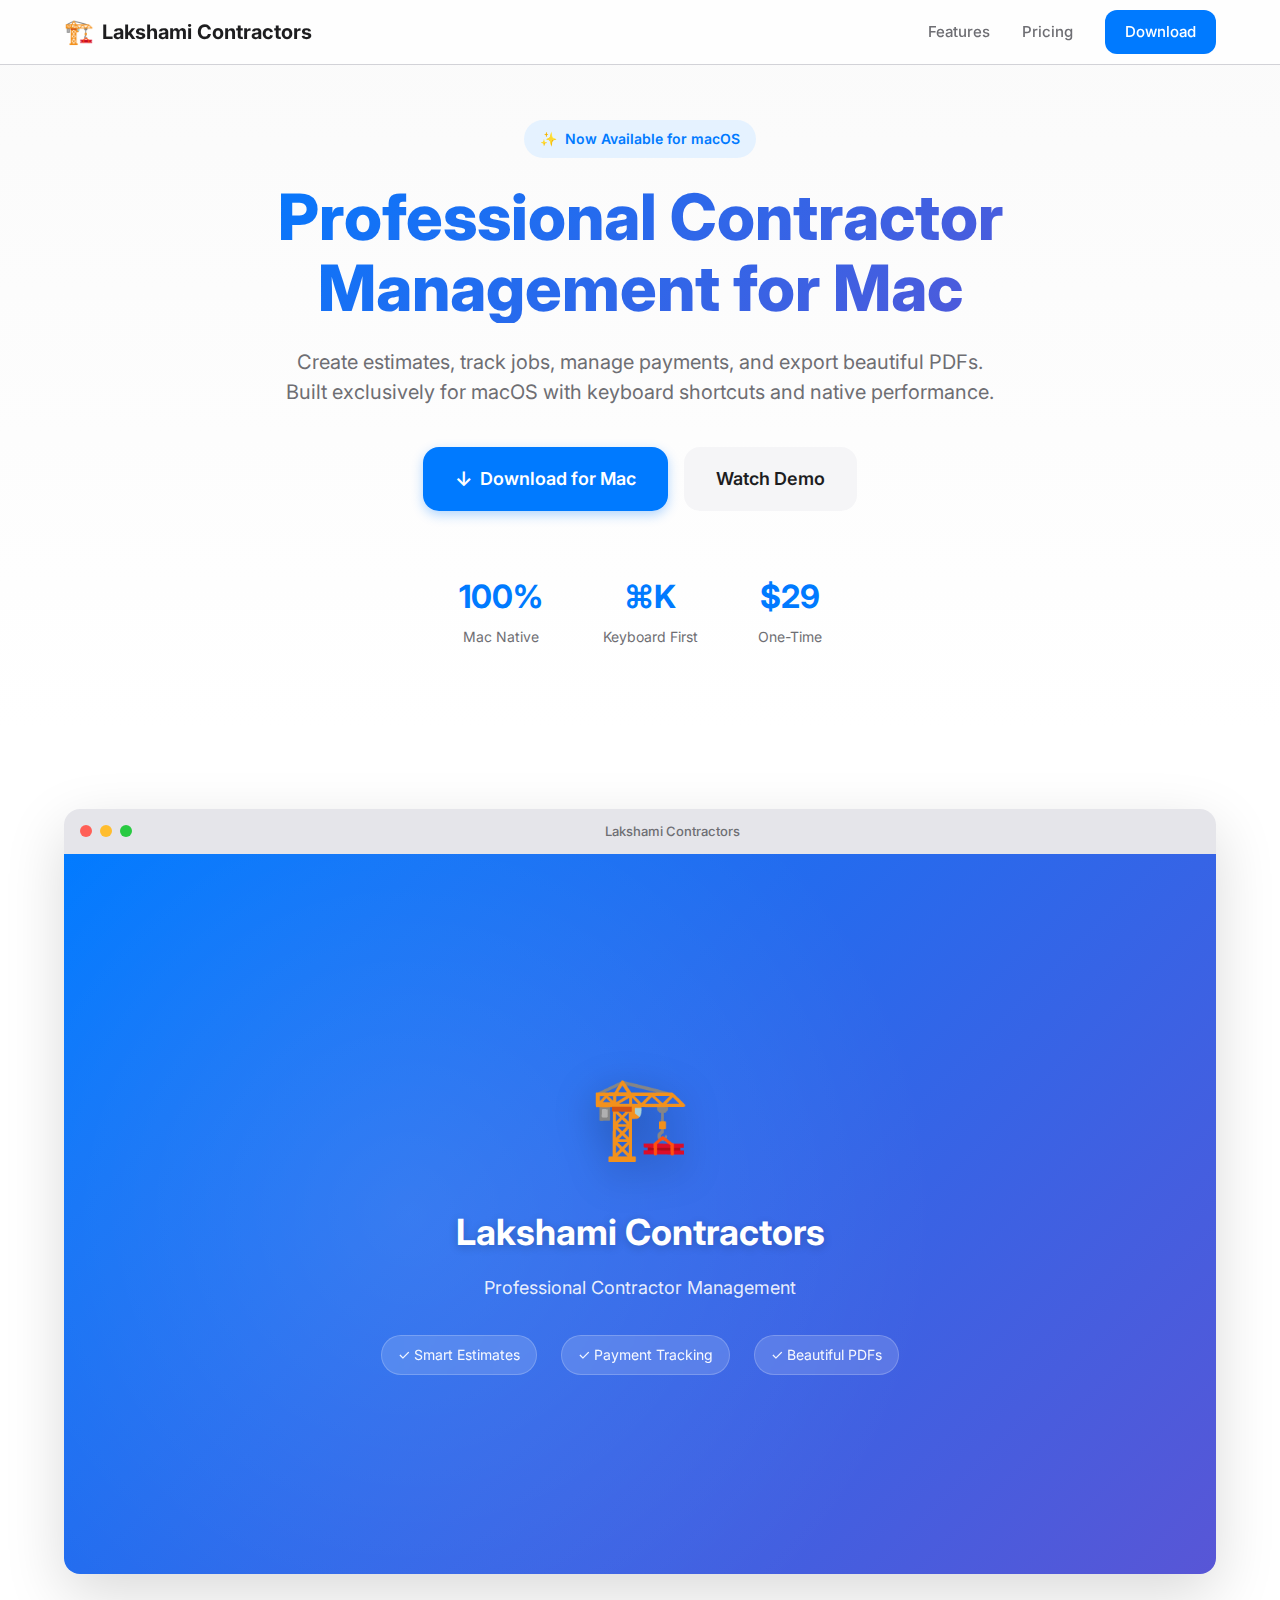
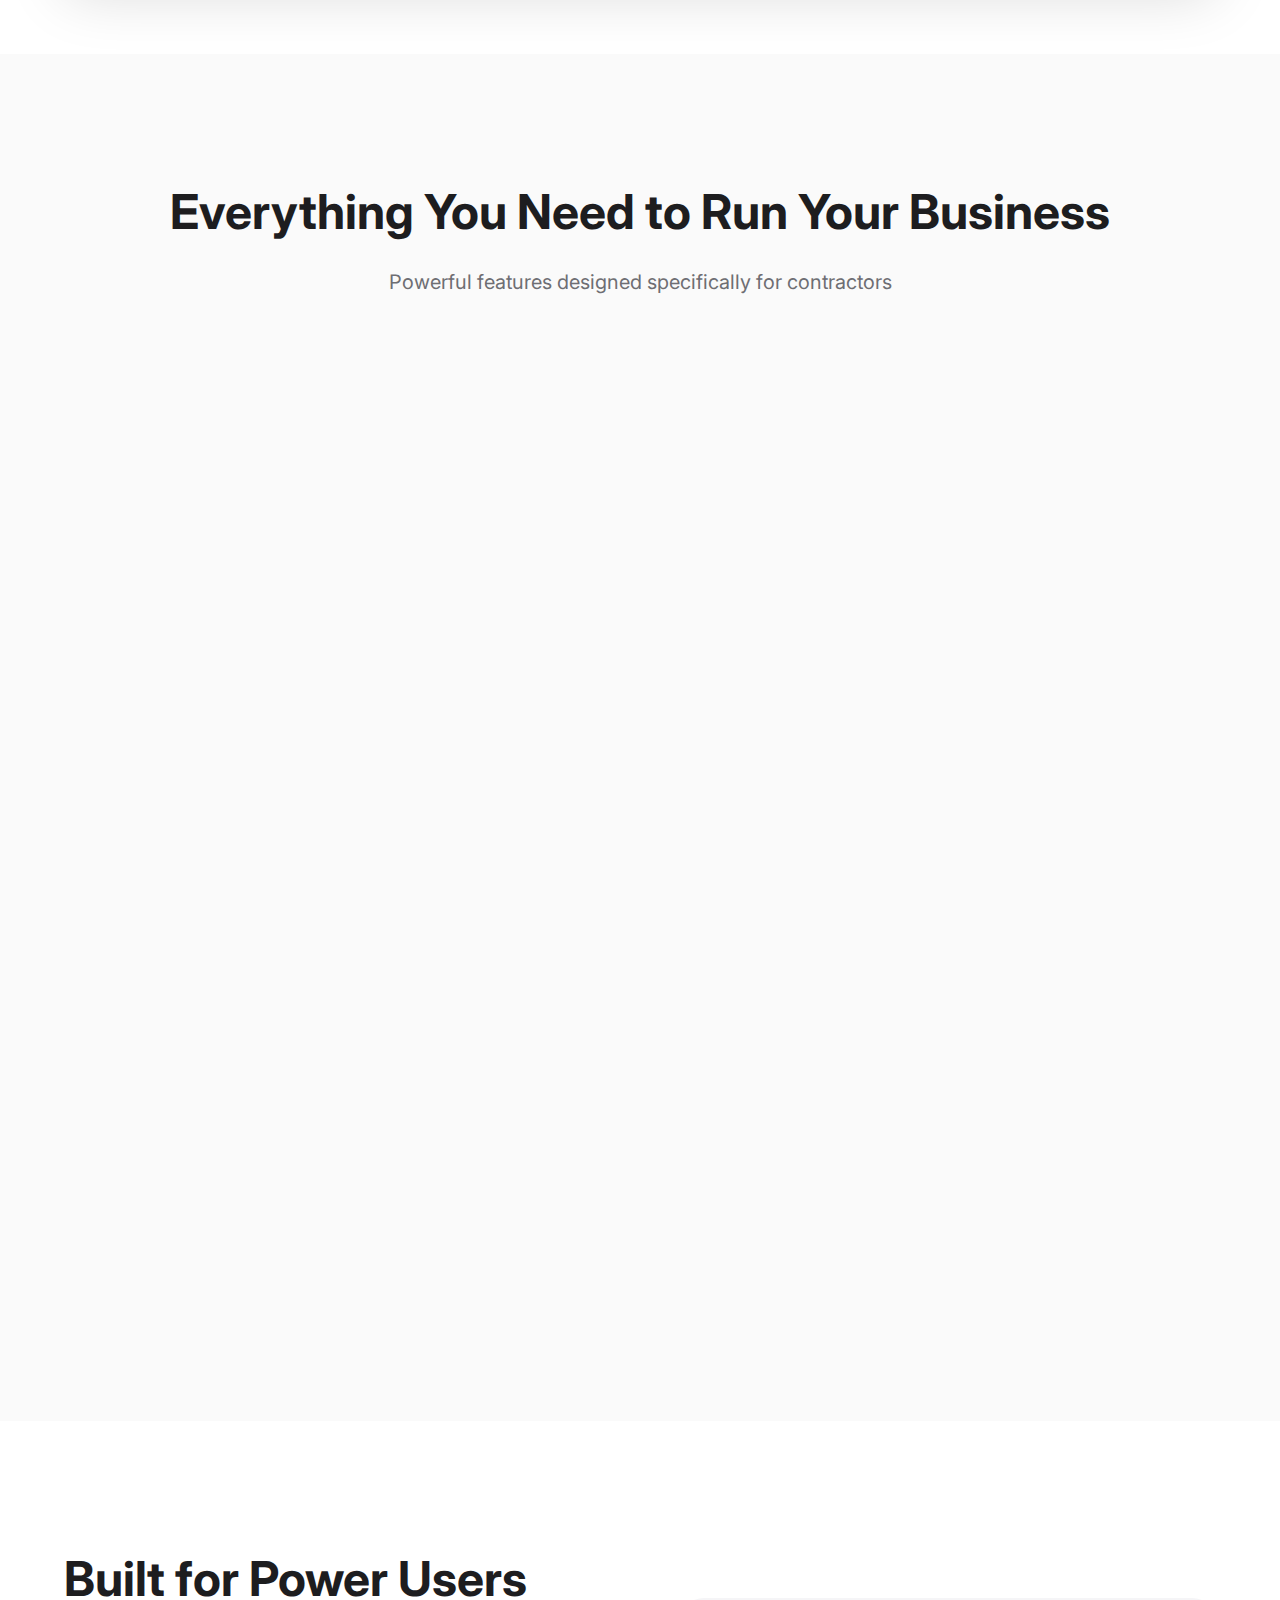
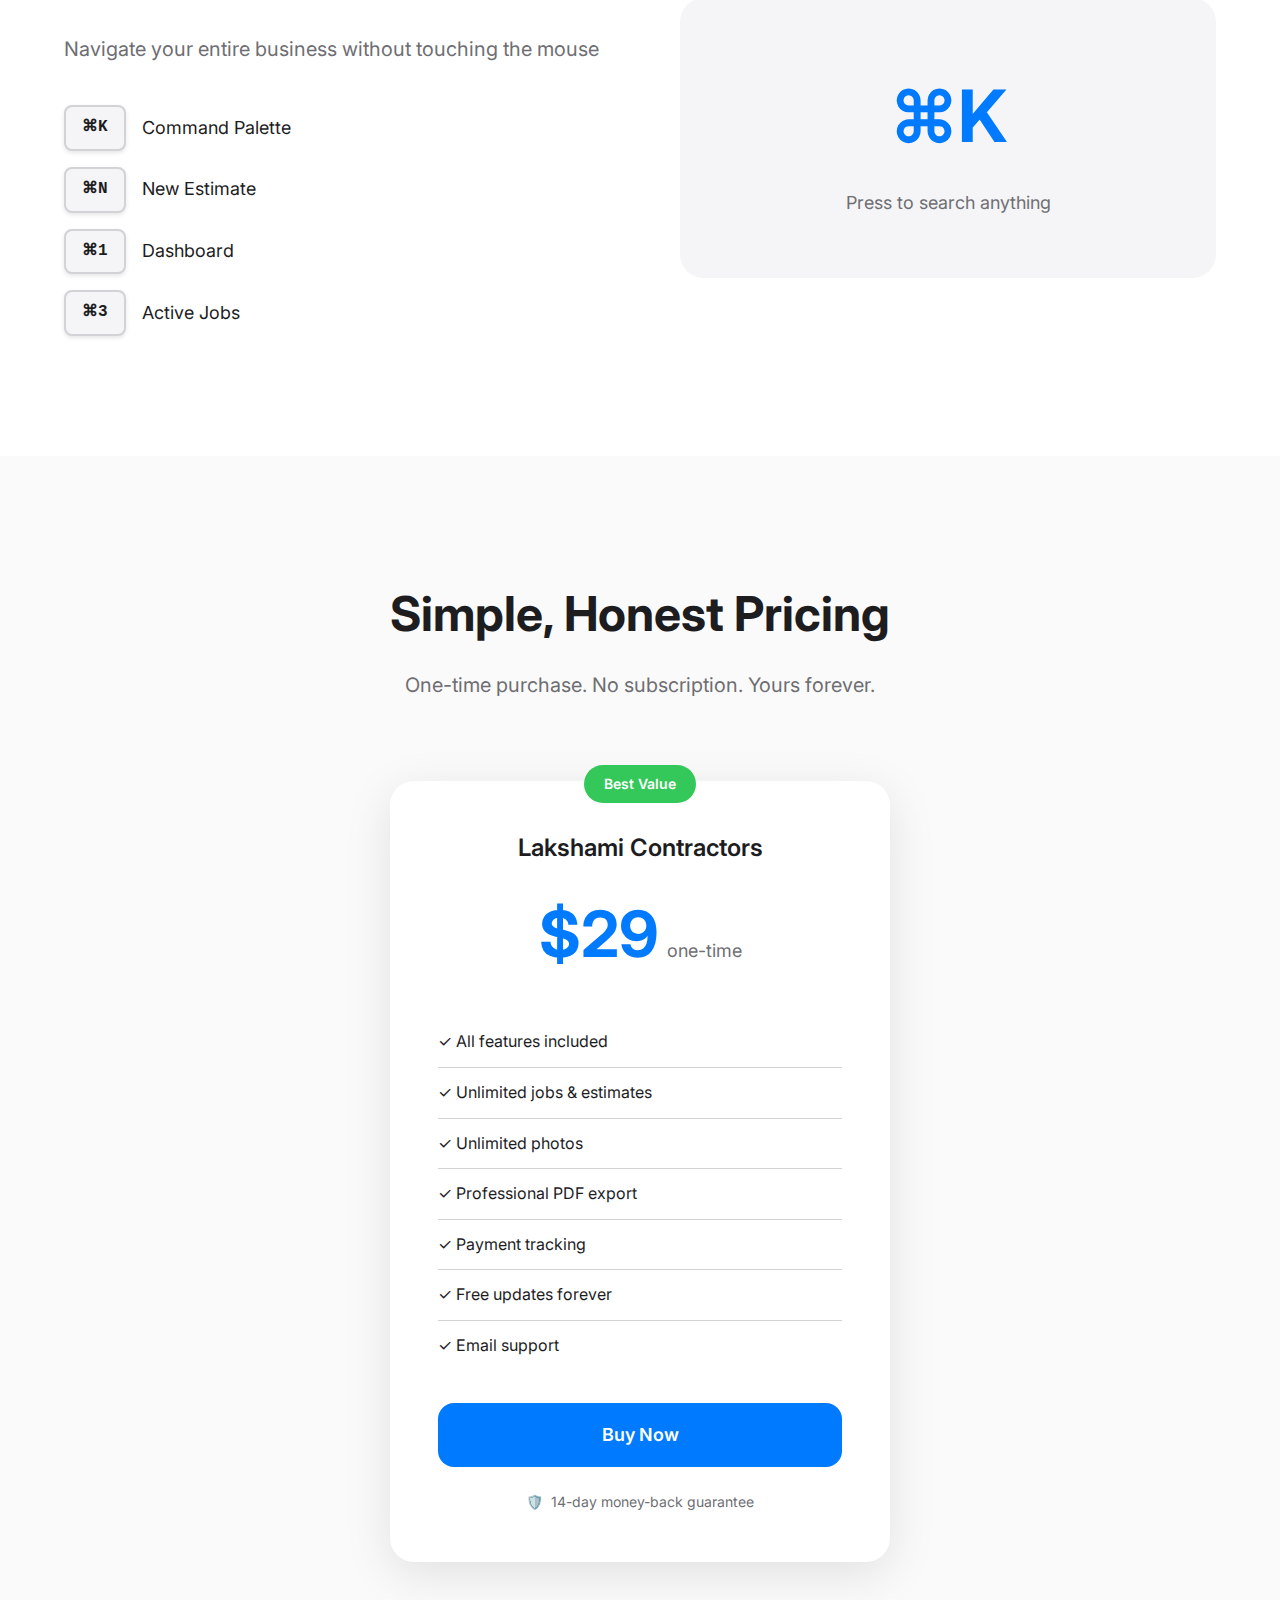
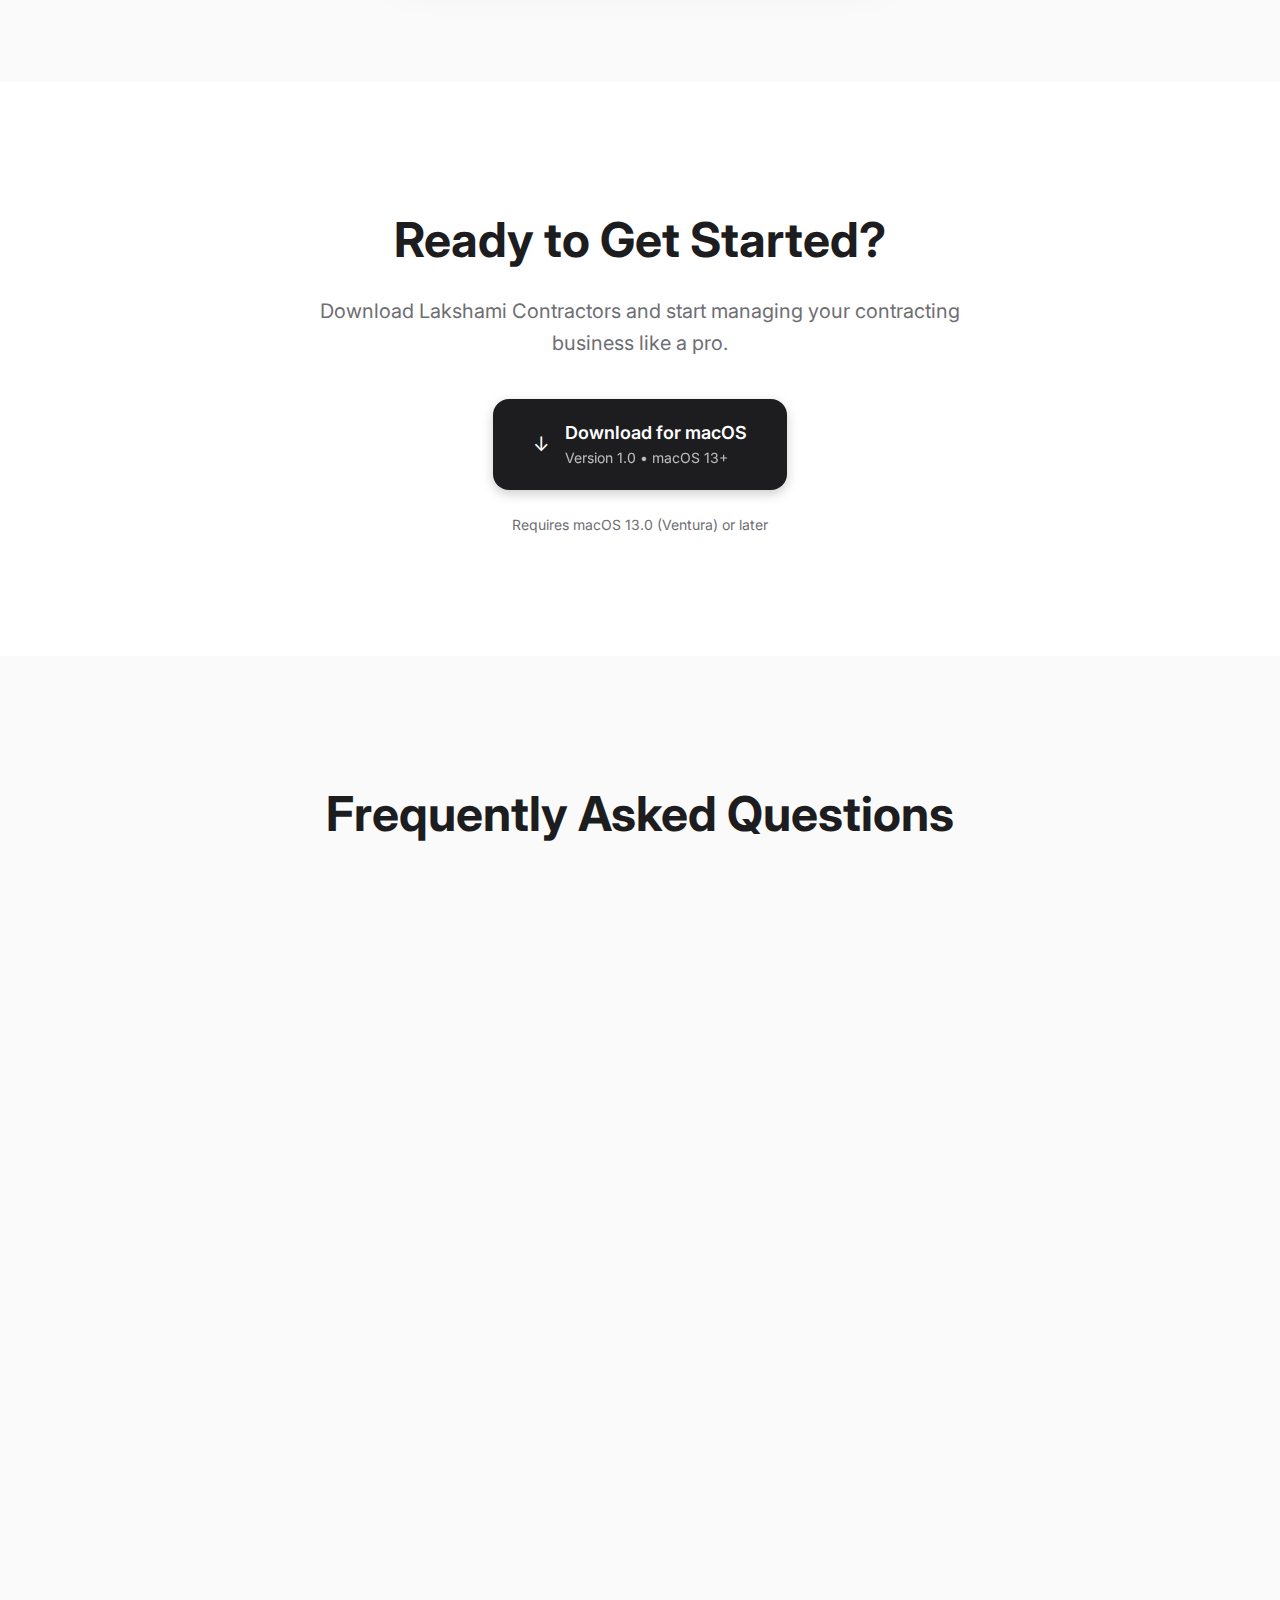
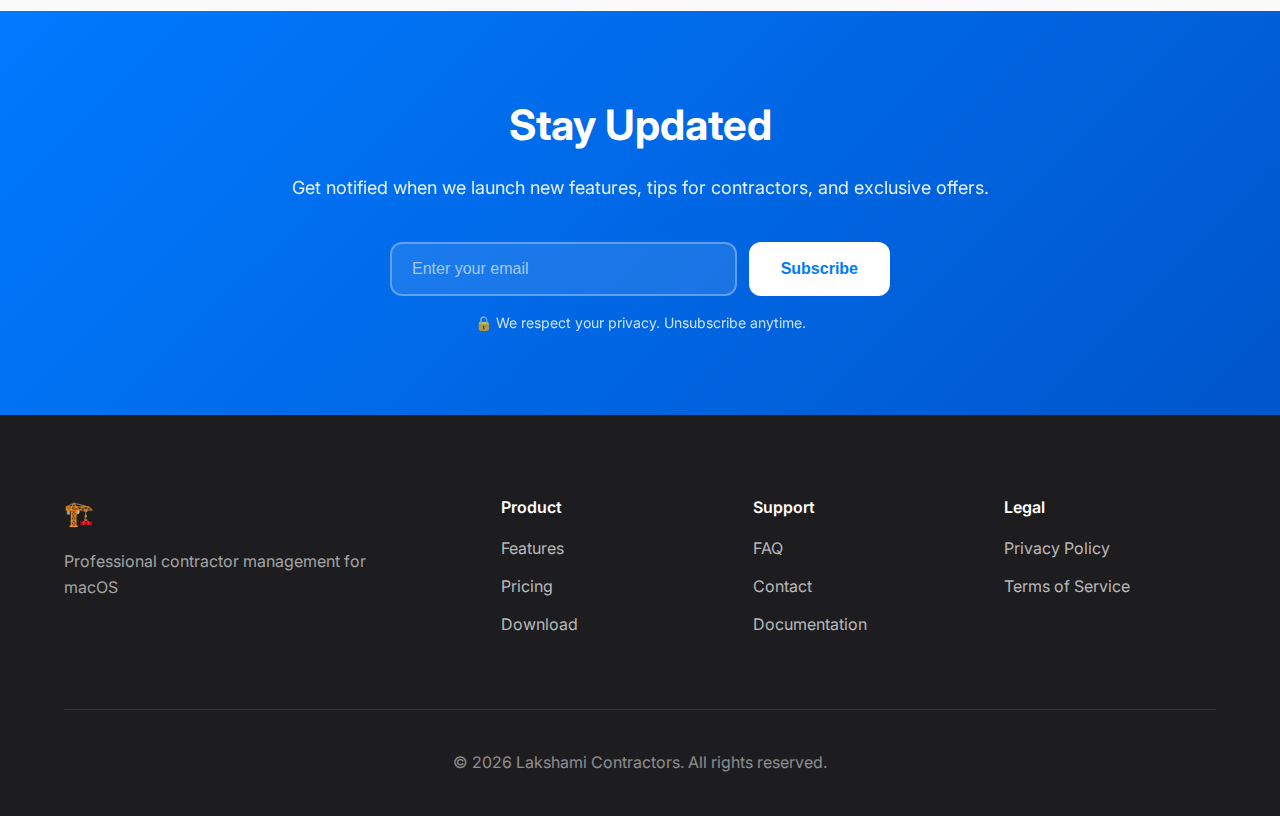
<file: docs/index.html>
<!DOCTYPE html>
<html lang="en">
<head>
    <meta charset="UTF-8">
    <meta name="viewport" content="width=device-width, initial-scale=1.0">
    <title>Lakshami Contractors - Professional Contractor Management for macOS</title>
    <meta name="description" content="Manage your contracting business like a pro. Create estimates, track jobs, manage payments, and export professional PDFs - all with a beautiful Mac-native experience.">

    <!-- Favicons -->
    <link rel="icon" type="image/png" sizes="32x32" href="favicon-32x32.png">
    <link rel="apple-touch-icon" sizes="180x180" href="apple-touch-icon-180.png">

    <!-- Open Graph / Social Media -->
    <meta property="og:type" content="website">
    <meta property="og:url" content="https://jvora89-cloud.github.io/macappyessir/">
    <meta property="og:title" content="Lakshami Contractors - Professional Contractor Management for macOS">
    <meta property="og:description" content="Manage your contracting business like a pro. Create estimates, track jobs, manage payments, and export professional PDFs.">
    <meta property="og:image" content="https://jvora89-cloud.github.io/macappyessir/apple-touch-icon.png">

    <!-- Twitter -->
    <meta property="twitter:card" content="summary_large_image">
    <meta property="twitter:url" content="https://jvora89-cloud.github.io/macappyessir/">
    <meta property="twitter:title" content="Lakshami Contractors - Professional Contractor Management">
    <meta property="twitter:description" content="Manage your contracting business like a pro with this beautiful Mac-native app.">
    <meta property="twitter:image" content="https://jvora89-cloud.github.io/macappyessir/apple-touch-icon.png">

    <!-- Google Analytics (replace G-XXXXXXXXXX with your tracking ID) -->
    <script async src="https://www.googletagmanager.com/gtag/js?id=G-XXXXXXXXXX"></script>
    <script>
        window.dataLayer = window.dataLayer || [];
        function gtag(){dataLayer.push(arguments);}
        gtag('js', new Date());
        gtag('config', 'G-XXXXXXXXXX');
    </script>

    <link rel="stylesheet" href="styles.css">
    <link rel="preconnect" href="https://fonts.googleapis.com">
    <link rel="preconnect" href="https://fonts.gstatic.com" crossorigin>
    <link href="https://fonts.googleapis.com/css2?family=Inter:wght@300;400;500;600;700;800&display=swap" rel="stylesheet">
</head>
<body>
    <!-- Navigation -->
    <nav class="nav">
        <div class="container">
            <div class="nav-content">
                <div class="logo">
                    <span class="logo-icon">🏗️</span>
                    <span class="logo-text">Lakshami Contractors</span>
                </div>
                <div class="nav-links">
                    <a href="#features">Features</a>
                    <a href="#pricing">Pricing</a>
                    <a href="#download" class="btn-primary">Download</a>
                </div>
            </div>
        </div>
    </nav>

    <!-- Hero Section -->
    <section class="hero">
        <div class="container">
            <div class="hero-content">
                <div class="hero-badge">
                    <span class="badge-icon">✨</span>
                    <span>Now Available for macOS</span>
                </div>
                <h1 class="hero-title">
                    Professional Contractor<br>Management for Mac
                </h1>
                <p class="hero-subtitle">
                    Create estimates, track jobs, manage payments, and export beautiful PDFs.<br>
                    Built exclusively for macOS with keyboard shortcuts and native performance.
                </p>
                <div class="hero-cta">
                    <a href="#download" class="btn-hero">
                        <span class="btn-icon">↓</span>
                        Download for Mac
                    </a>
                    <a href="#demo" class="btn-secondary">
                        Watch Demo
                    </a>
                </div>
                <div class="hero-stats">
                    <div class="stat">
                        <div class="stat-number">100%</div>
                        <div class="stat-label">Mac Native</div>
                    </div>
                    <div class="stat">
                        <div class="stat-number">⌘K</div>
                        <div class="stat-label">Keyboard First</div>
                    </div>
                    <div class="stat">
                        <div class="stat-number">$29</div>
                        <div class="stat-label">One-Time</div>
                    </div>
                </div>
            </div>
        </div>
    </section>

    <!-- Screenshots Preview -->
    <section class="preview">
        <div class="container">
            <div class="preview-window">
                <div class="window-chrome">
                    <div class="window-buttons">
                        <span class="btn-close"></span>
                        <span class="btn-minimize"></span>
                        <span class="btn-maximize"></span>
                    </div>
                    <div class="window-title">Lakshami Contractors</div>
                </div>
                <div class="window-content">
                    <div class="placeholder-screenshot">
                        <div class="placeholder-icon">🏗️</div>
                        <div class="placeholder-text">Lakshami Contractors</div>
                        <div class="placeholder-subtext">Professional Contractor Management</div>
                        <div class="placeholder-features">
                            <span>✓ Smart Estimates</span>
                            <span>✓ Payment Tracking</span>
                            <span>✓ Beautiful PDFs</span>
                        </div>
                    </div>
                </div>
            </div>
        </div>
    </section>

    <!-- Features Section -->
    <section id="features" class="features">
        <div class="container">
            <div class="section-header">
                <h2 class="section-title">Everything You Need to Run Your Business</h2>
                <p class="section-subtitle">Powerful features designed specifically for contractors</p>
            </div>

            <div class="features-grid">
                <div class="feature-card">
                    <div class="feature-icon">📊</div>
                    <h3 class="feature-title">Beautiful Dashboard</h3>
                    <p class="feature-description">
                        See your revenue trends, active jobs, and key metrics at a glance with interactive charts and real-time analytics.
                    </p>
                </div>

                <div class="feature-card">
                    <div class="feature-icon">🧙</div>
                    <h3 class="feature-title">Smart Estimate Wizard</h3>
                    <p class="feature-description">
                        Create professional estimates in minutes with our 5-step wizard. Use AI camera, templates, or manual entry.
                    </p>
                </div>

                <div class="feature-card">
                    <div class="feature-icon">⚡</div>
                    <h3 class="feature-title">Command Palette</h3>
                    <p class="feature-description">
                        Press ⌘K to instantly search jobs, clients, or navigate anywhere. Work at the speed of thought.
                    </p>
                </div>

                <div class="feature-card">
                    <div class="feature-icon">💰</div>
                    <h3 class="feature-title">Payment Tracking</h3>
                    <p class="feature-description">
                        Set up payment schedules, track milestones, generate receipts, and see analytics on received payments.
                    </p>
                </div>

                <div class="feature-card">
                    <div class="feature-icon">📄</div>
                    <h3 class="feature-title">Professional PDFs</h3>
                    <p class="feature-description">
                        Export stunning estimates and invoices with 3 template styles and custom branding. Preview before export.
                    </p>
                </div>

                <div class="feature-card">
                    <div class="feature-icon">📸</div>
                    <h3 class="feature-title">Photo Documentation</h3>
                    <p class="feature-description">
                        Capture, review, edit, and annotate photos. Batch capture mode for rapid documentation of job sites.
                    </p>
                </div>

                <div class="feature-card">
                    <div class="feature-icon">🔍</div>
                    <h3 class="feature-title">Advanced Filtering</h3>
                    <p class="feature-description">
                        Filter jobs by type, cost, progress, or date. Save custom filter presets. Grid or list view.
                    </p>
                </div>

                <div class="feature-card">
                    <div class="feature-icon">⌨️</div>
                    <h3 class="feature-title">Keyboard Shortcuts</h3>
                    <p class="feature-description">
                        Power user? Navigate with ⌘1-5, create estimates with ⌘N, search with ⌘K. Mouse optional.
                    </p>
                </div>

                <div class="feature-card">
                    <div class="feature-icon">✨</div>
                    <h3 class="feature-title">Smooth Animations</h3>
                    <p class="feature-description">
                        Every interaction is polished with smooth transitions and delightful micro-interactions.
                    </p>
                </div>
            </div>
        </div>
    </section>

    <!-- Keyboard Shortcuts Highlight -->
    <section class="shortcuts">
        <div class="container">
            <div class="shortcuts-content">
                <div class="shortcuts-text">
                    <h2 class="shortcuts-title">Built for Power Users</h2>
                    <p class="shortcuts-subtitle">Navigate your entire business without touching the mouse</p>
                    <div class="shortcuts-list">
                        <div class="shortcut-item">
                            <kbd>⌘K</kbd>
                            <span>Command Palette</span>
                        </div>
                        <div class="shortcut-item">
                            <kbd>⌘N</kbd>
                            <span>New Estimate</span>
                        </div>
                        <div class="shortcut-item">
                            <kbd>⌘1</kbd>
                            <span>Dashboard</span>
                        </div>
                        <div class="shortcut-item">
                            <kbd>⌘3</kbd>
                            <span>Active Jobs</span>
                        </div>
                    </div>
                </div>
                <div class="shortcuts-visual">
                    <div class="keyboard-showcase">
                        <div class="key-highlight">⌘K</div>
                        <div class="key-description">Press to search anything</div>
                    </div>
                </div>
            </div>
        </div>
    </section>

    <!-- Pricing Section -->
    <section id="pricing" class="pricing">
        <div class="container">
            <div class="section-header">
                <h2 class="section-title">Simple, Honest Pricing</h2>
                <p class="section-subtitle">One-time purchase. No subscription. Yours forever.</p>
            </div>

            <div class="pricing-card">
                <div class="pricing-badge">Best Value</div>
                <div class="pricing-header">
                    <h3 class="pricing-title">Lakshami Contractors</h3>
                    <div class="pricing-price">
                        <span class="price-amount">$29</span>
                        <span class="price-period">one-time</span>
                    </div>
                </div>
                <ul class="pricing-features">
                    <li>✓ All features included</li>
                    <li>✓ Unlimited jobs & estimates</li>
                    <li>✓ Unlimited photos</li>
                    <li>✓ Professional PDF export</li>
                    <li>✓ Payment tracking</li>
                    <li>✓ Free updates forever</li>
                    <li>✓ Email support</li>
                </ul>
                <a href="#download" class="btn-pricing">Buy Now</a>
                <div class="pricing-guarantee">
                    <span class="guarantee-icon">🛡️</span>
                    <span>14-day money-back guarantee</span>
                </div>
            </div>
        </div>
    </section>

    <!-- Download Section -->
    <section id="download" class="download">
        <div class="container">
            <div class="download-content">
                <h2 class="download-title">Ready to Get Started?</h2>
                <p class="download-subtitle">
                    Download Lakshami Contractors and start managing your contracting business like a pro.
                </p>
                <div class="download-buttons">
                    <a href="https://github.com/jvora89-cloud/macappyessir/releases" class="btn-download">
                        <span class="btn-icon">↓</span>
                        <div class="btn-text">
                            <div class="btn-label">Download for macOS</div>
                            <div class="btn-meta">Version 1.0 • macOS 13+</div>
                        </div>
                    </a>
                </div>
                <div class="download-requirements">
                    <p>Requires macOS 13.0 (Ventura) or later</p>
                </div>
            </div>
        </div>
    </section>

    <!-- FAQ Section -->
    <section class="faq">
        <div class="container">
            <div class="section-header">
                <h2 class="section-title">Frequently Asked Questions</h2>
            </div>

            <div class="faq-grid">
                <div class="faq-item">
                    <h3 class="faq-question">Is this a subscription?</h3>
                    <p class="faq-answer">No! It's a one-time purchase of $29. Buy once, use forever. All future updates included.</p>
                </div>

                <div class="faq-item">
                    <h3 class="faq-question">Does it work offline?</h3>
                    <p class="faq-answer">Yes! All your data is stored locally on your Mac. No internet required, no cloud dependencies.</p>
                </div>

                <div class="faq-item">
                    <h3 class="faq-question">Can I try it first?</h3>
                    <p class="faq-answer">Absolutely! Download the free trial. No credit card required. Full features for 14 days.</p>
                </div>

                <div class="faq-item">
                    <h3 class="faq-question">What file formats are supported?</h3>
                    <p class="faq-answer">Export estimates and invoices as PDF. Photos are stored as JPG/PNG. Data exports as CSV.</p>
                </div>

                <div class="faq-item">
                    <h3 class="faq-question">Is my data secure?</h3>
                    <p class="faq-answer">Yes! All data stays on your Mac. We don't collect, transmit, or store any of your business data.</p>
                </div>

                <div class="faq-item">
                    <h3 class="faq-question">Do you offer support?</h3>
                    <p class="faq-answer">Yes! Email support included. We typically respond within 24 hours on business days.</p>
                </div>
            </div>
        </div>
    </section>

    <!-- Email Signup Section -->
    <section class="newsletter">
        <div class="container">
            <div class="newsletter-content">
                <div class="newsletter-text">
                    <h2 class="newsletter-title">Stay Updated</h2>
                    <p class="newsletter-subtitle">
                        Get notified when we launch new features, tips for contractors, and exclusive offers.
                    </p>
                </div>
                <form class="newsletter-form" action="https://formspree.io/f/YOUR_FORM_ID" method="POST">
                    <div class="form-group">
                        <input
                            type="email"
                            name="email"
                            class="newsletter-input"
                            placeholder="Enter your email"
                            required
                        />
                        <button type="submit" class="btn-newsletter">Subscribe</button>
                    </div>
                    <p class="newsletter-privacy">
                        🔒 We respect your privacy. Unsubscribe anytime.
                    </p>
                </form>
            </div>
        </div>
    </section>

    <!-- Footer -->
    <footer class="footer">
        <div class="container">
            <div class="footer-content">
                <div class="footer-brand">
                    <div class="logo">
                        <span class="logo-icon">🏗️</span>
                        <span class="logo-text">Lakshami Contractors</span>
                    </div>
                    <p class="footer-tagline">Professional contractor management for macOS</p>
                </div>
                <div class="footer-links">
                    <div class="footer-column">
                        <h4>Product</h4>
                        <a href="#features">Features</a>
                        <a href="#pricing">Pricing</a>
                        <a href="#download">Download</a>
                    </div>
                    <div class="footer-column">
                        <h4>Support</h4>
                        <a href="#faq">FAQ</a>
                        <a href="mailto:jvora89@yahoo.com">Contact</a>
                        <a href="#">Documentation</a>
                    </div>
                    <div class="footer-column">
                        <h4>Legal</h4>
                        <a href="#">Privacy Policy</a>
                        <a href="#">Terms of Service</a>
                    </div>
                </div>
            </div>
            <div class="footer-bottom">
                <p>&copy; 2026 Lakshami Contractors. All rights reserved.</p>
            </div>
        </div>
    </footer>

    <script src="script.js"></script>
</body>
</html>
</file>
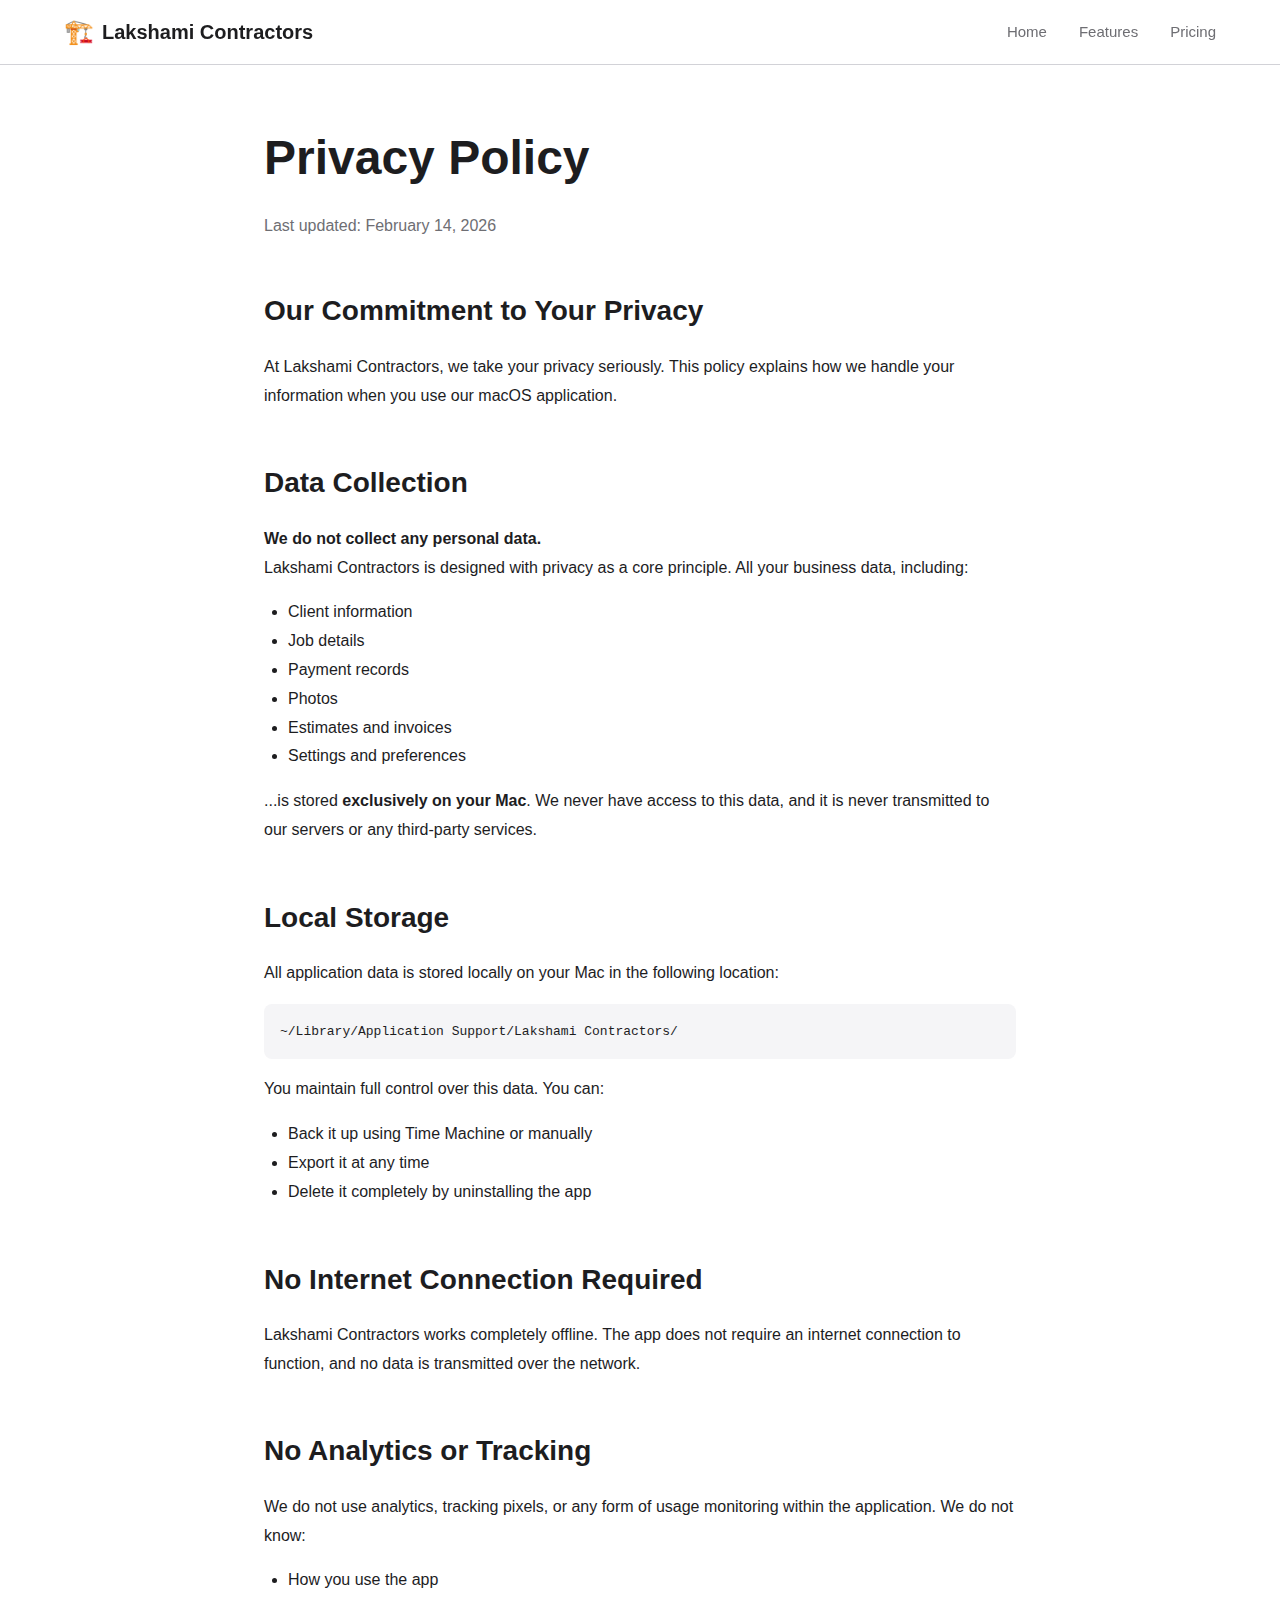
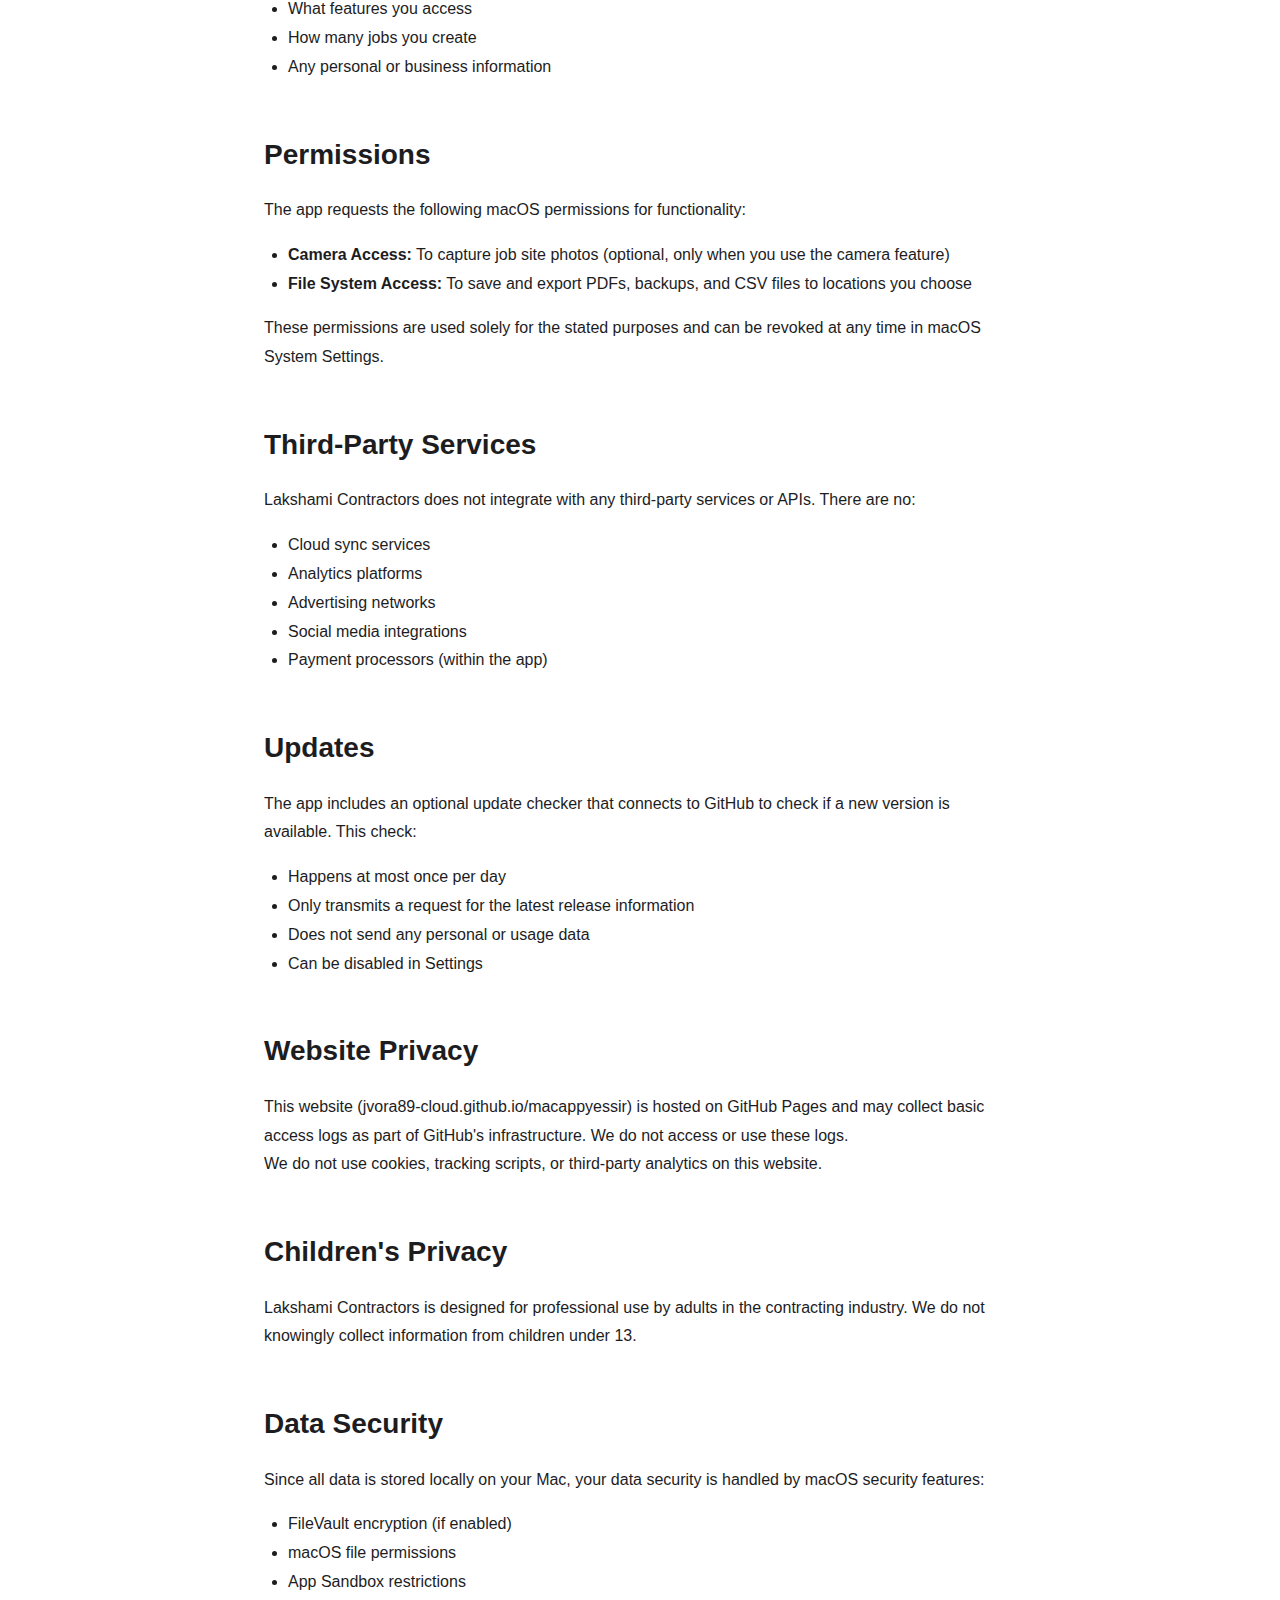
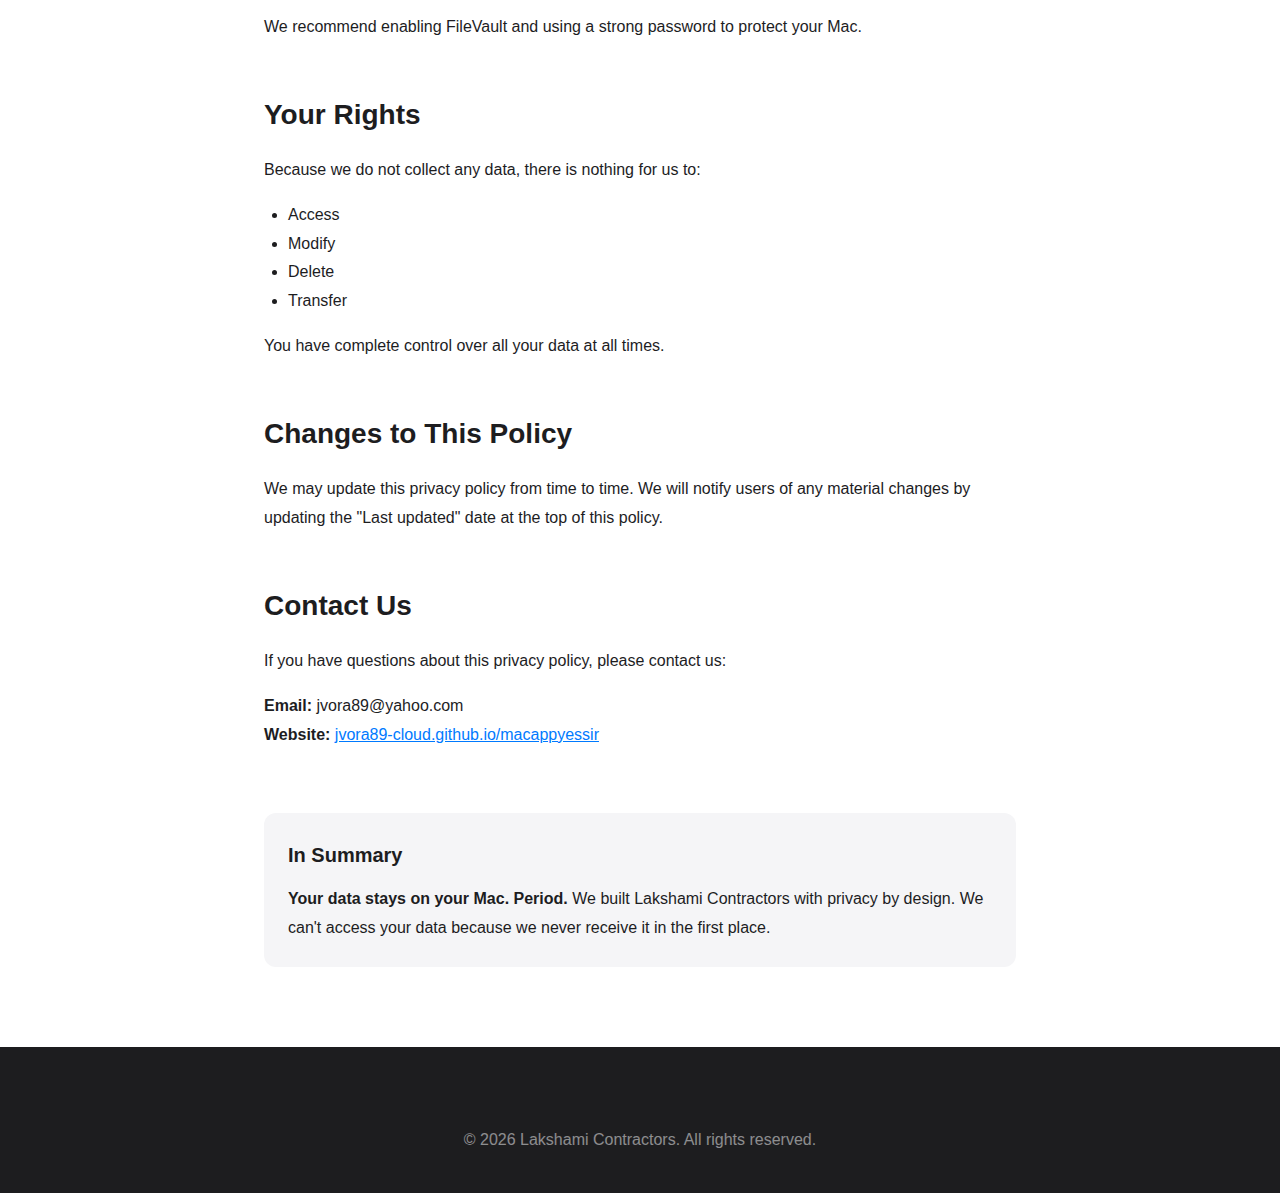
<file: docs/privacy.html>
<!DOCTYPE html>
<html lang="en">
<head>
    <meta charset="UTF-8">
    <meta name="viewport" content="width=device-width, initial-scale=1.0">
    <title>Privacy Policy - Lakshami Contractors</title>
    <link rel="stylesheet" href="styles.css">
</head>
<body>
    <!-- Navigation -->
    <nav class="nav">
        <div class="container">
            <div class="nav-content">
                <a href="index.html" class="logo" style="text-decoration: none;">
                    <span class="logo-icon">🏗️</span>
                    <span class="logo-text">Lakshami Contractors</span>
                </a>
                <div class="nav-links">
                    <a href="index.html">Home</a>
                    <a href="index.html#features">Features</a>
                    <a href="index.html#pricing">Pricing</a>
                </div>
            </div>
        </div>
    </nav>

    <!-- Privacy Policy Content -->
    <section style="padding: 120px 0 80px; min-height: 100vh;">
        <div class="container" style="max-width: 800px;">
            <h1 style="font-size: 48px; font-weight: 700; margin-bottom: 16px;">Privacy Policy</h1>
            <p style="color: var(--text-secondary); margin-bottom: 48px;">Last updated: February 14, 2026</p>

            <div style="line-height: 1.8; color: var(--text-primary);">
                <h2 style="font-size: 28px; font-weight: 600; margin-top: 48px; margin-bottom: 16px;">Our Commitment to Your Privacy</h2>
                <p>At Lakshami Contractors, we take your privacy seriously. This policy explains how we handle your information when you use our macOS application.</p>

                <h2 style="font-size: 28px; font-weight: 600; margin-top: 48px; margin-bottom: 16px;">Data Collection</h2>
                <p><strong>We do not collect any personal data.</strong></p>
                <p>Lakshami Contractors is designed with privacy as a core principle. All your business data, including:</p>
                <ul style="margin-left: 24px; margin-top: 16px; margin-bottom: 16px;">
                    <li>Client information</li>
                    <li>Job details</li>
                    <li>Payment records</li>
                    <li>Photos</li>
                    <li>Estimates and invoices</li>
                    <li>Settings and preferences</li>
                </ul>
                <p>...is stored <strong>exclusively on your Mac</strong>. We never have access to this data, and it is never transmitted to our servers or any third-party services.</p>

                <h2 style="font-size: 28px; font-weight: 600; margin-top: 48px; margin-bottom: 16px;">Local Storage</h2>
                <p>All application data is stored locally on your Mac in the following location:</p>
                <p style="background: var(--bg-secondary); padding: 16px; border-radius: 8px; font-family: monospace; margin: 16px 0;">
                    ~/Library/Application Support/Lakshami Contractors/
                </p>
                <p>You maintain full control over this data. You can:</p>
                <ul style="margin-left: 24px; margin-top: 16px; margin-bottom: 16px;">
                    <li>Back it up using Time Machine or manually</li>
                    <li>Export it at any time</li>
                    <li>Delete it completely by uninstalling the app</li>
                </ul>

                <h2 style="font-size: 28px; font-weight: 600; margin-top: 48px; margin-bottom: 16px;">No Internet Connection Required</h2>
                <p>Lakshami Contractors works completely offline. The app does not require an internet connection to function, and no data is transmitted over the network.</p>

                <h2 style="font-size: 28px; font-weight: 600; margin-top: 48px; margin-bottom: 16px;">No Analytics or Tracking</h2>
                <p>We do not use analytics, tracking pixels, or any form of usage monitoring within the application. We do not know:</p>
                <ul style="margin-left: 24px; margin-top: 16px; margin-bottom: 16px;">
                    <li>How you use the app</li>
                    <li>What features you access</li>
                    <li>How many jobs you create</li>
                    <li>Any personal or business information</li>
                </ul>

                <h2 style="font-size: 28px; font-weight: 600; margin-top: 48px; margin-bottom: 16px;">Permissions</h2>
                <p>The app requests the following macOS permissions for functionality:</p>
                <ul style="margin-left: 24px; margin-top: 16px; margin-bottom: 16px;">
                    <li><strong>Camera Access:</strong> To capture job site photos (optional, only when you use the camera feature)</li>
                    <li><strong>File System Access:</strong> To save and export PDFs, backups, and CSV files to locations you choose</li>
                </ul>
                <p>These permissions are used solely for the stated purposes and can be revoked at any time in macOS System Settings.</p>

                <h2 style="font-size: 28px; font-weight: 600; margin-top: 48px; margin-bottom: 16px;">Third-Party Services</h2>
                <p>Lakshami Contractors does not integrate with any third-party services or APIs. There are no:</p>
                <ul style="margin-left: 24px; margin-top: 16px; margin-bottom: 16px;">
                    <li>Cloud sync services</li>
                    <li>Analytics platforms</li>
                    <li>Advertising networks</li>
                    <li>Social media integrations</li>
                    <li>Payment processors (within the app)</li>
                </ul>

                <h2 style="font-size: 28px; font-weight: 600; margin-top: 48px; margin-bottom: 16px;">Updates</h2>
                <p>The app includes an optional update checker that connects to GitHub to check if a new version is available. This check:</p>
                <ul style="margin-left: 24px; margin-top: 16px; margin-bottom: 16px;">
                    <li>Happens at most once per day</li>
                    <li>Only transmits a request for the latest release information</li>
                    <li>Does not send any personal or usage data</li>
                    <li>Can be disabled in Settings</li>
                </ul>

                <h2 style="font-size: 28px; font-weight: 600; margin-top: 48px; margin-bottom: 16px;">Website Privacy</h2>
                <p>This website (jvora89-cloud.github.io/macappyessir) is hosted on GitHub Pages and may collect basic access logs as part of GitHub's infrastructure. We do not access or use these logs.</p>
                <p>We do not use cookies, tracking scripts, or third-party analytics on this website.</p>

                <h2 style="font-size: 28px; font-weight: 600; margin-top: 48px; margin-bottom: 16px;">Children's Privacy</h2>
                <p>Lakshami Contractors is designed for professional use by adults in the contracting industry. We do not knowingly collect information from children under 13.</p>

                <h2 style="font-size: 28px; font-weight: 600; margin-top: 48px; margin-bottom: 16px;">Data Security</h2>
                <p>Since all data is stored locally on your Mac, your data security is handled by macOS security features:</p>
                <ul style="margin-left: 24px; margin-top: 16px; margin-bottom: 16px;">
                    <li>FileVault encryption (if enabled)</li>
                    <li>macOS file permissions</li>
                    <li>App Sandbox restrictions</li>
                </ul>
                <p>We recommend enabling FileVault and using a strong password to protect your Mac.</p>

                <h2 style="font-size: 28px; font-weight: 600; margin-top: 48px; margin-bottom: 16px;">Your Rights</h2>
                <p>Because we do not collect any data, there is nothing for us to:</p>
                <ul style="margin-left: 24px; margin-top: 16px; margin-bottom: 16px;">
                    <li>Access</li>
                    <li>Modify</li>
                    <li>Delete</li>
                    <li>Transfer</li>
                </ul>
                <p>You have complete control over all your data at all times.</p>

                <h2 style="font-size: 28px; font-weight: 600; margin-top: 48px; margin-bottom: 16px;">Changes to This Policy</h2>
                <p>We may update this privacy policy from time to time. We will notify users of any material changes by updating the "Last updated" date at the top of this policy.</p>

                <h2 style="font-size: 28px; font-weight: 600; margin-top: 48px; margin-bottom: 16px;">Contact Us</h2>
                <p>If you have questions about this privacy policy, please contact us:</p>
                <p style="margin-top: 16px;">
                    <strong>Email:</strong> jvora89@yahoo.com<br>
                    <strong>Website:</strong> <a href="https://jvora89-cloud.github.io/macappyessir/" style="color: var(--primary);">jvora89-cloud.github.io/macappyessir</a>
                </p>

                <div style="margin-top: 64px; padding: 24px; background: var(--bg-secondary); border-radius: 12px;">
                    <h3 style="font-size: 20px; font-weight: 600; margin-bottom: 12px;">In Summary</h3>
                    <p style="margin-bottom: 0;"><strong>Your data stays on your Mac. Period.</strong> We built Lakshami Contractors with privacy by design. We can't access your data because we never receive it in the first place.</p>
                </div>
            </div>
        </div>
    </section>

    <!-- Footer -->
    <footer class="footer">
        <div class="container">
            <div class="footer-bottom" style="border-top: none; padding-top: 0;">
                <p>&copy; 2026 Lakshami Contractors. All rights reserved.</p>
            </div>
        </div>
    </footer>
</body>
</html>
</file>
<file: docs/styles.css>
/* Reset & Base Styles */
* {
    margin: 0;
    padding: 0;
    box-sizing: border-box;
}

:root {
    --primary: #007AFF;
    --primary-dark: #0056CC;
    --primary-light: #E5F2FF;
    --text-primary: #1D1D1F;
    --text-secondary: #6E6E73;
    --bg-primary: #FFFFFF;
    --bg-secondary: #F5F5F7;
    --bg-tertiary: #FAFAFA;
    --border: #D2D2D7;
    --success: #34C759;
    --gradient: linear-gradient(135deg, #007AFF 0%, #5856D6 100%);
}

body {
    font-family: 'Inter', -apple-system, BlinkMacSystemFont, 'Segoe UI', sans-serif;
    color: var(--text-primary);
    background: var(--bg-primary);
    line-height: 1.6;
    -webkit-font-smoothing: antialiased;
    overflow-x: hidden;
}

.container {
    max-width: 1200px;
    margin: 0 auto;
    padding: 0 24px;
}

/* Navigation */
.nav {
    position: fixed;
    top: 0;
    left: 0;
    right: 0;
    background: rgba(255, 255, 255, 0.8);
    backdrop-filter: blur(20px);
    -webkit-backdrop-filter: blur(20px);
    border-bottom: 1px solid var(--border);
    z-index: 1000;
}

.nav-content {
    display: flex;
    justify-content: space-between;
    align-items: center;
    height: 64px;
}

.logo {
    display: flex;
    align-items: center;
    gap: 8px;
    font-weight: 700;
    font-size: 20px;
    color: var(--text-primary);
}

.logo-icon {
    font-size: 24px;
}

.nav-links {
    display: flex;
    align-items: center;
    gap: 32px;
}

.nav-links a {
    text-decoration: none;
    color: var(--text-secondary);
    font-weight: 500;
    font-size: 15px;
    transition: color 0.2s;
}

.nav-links a:hover {
    color: var(--text-primary);
}

/* Buttons */
.btn-primary {
    background: var(--primary);
    color: white !important;
    padding: 10px 20px;
    border-radius: 12px;
    font-weight: 600;
    transition: all 0.2s;
}

.btn-primary:hover {
    background: var(--primary-dark);
    transform: translateY(-1px);
}

.btn-hero {
    display: inline-flex;
    align-items: center;
    gap: 8px;
    background: var(--primary);
    color: white;
    padding: 16px 32px;
    border-radius: 16px;
    font-weight: 600;
    font-size: 18px;
    text-decoration: none;
    transition: all 0.3s;
    box-shadow: 0 4px 12px rgba(0, 122, 255, 0.3);
}

.btn-hero:hover {
    background: var(--primary-dark);
    transform: translateY(-2px);
    box-shadow: 0 8px 24px rgba(0, 122, 255, 0.4);
}

.btn-icon {
    font-size: 20px;
}

.btn-secondary {
    display: inline-flex;
    align-items: center;
    gap: 8px;
    background: var(--bg-secondary);
    color: var(--text-primary);
    padding: 16px 32px;
    border-radius: 16px;
    font-weight: 600;
    font-size: 18px;
    text-decoration: none;
    transition: all 0.3s;
}

.btn-secondary:hover {
    background: var(--border);
    transform: translateY(-2px);
}

/* Hero Section */
.hero {
    padding: 120px 0 80px;
    background: linear-gradient(180deg, #FAFAFA 0%, #FFFFFF 100%);
}

.hero-content {
    text-align: center;
    max-width: 900px;
    margin: 0 auto;
}

.hero-badge {
    display: inline-flex;
    align-items: center;
    gap: 8px;
    background: var(--primary-light);
    color: var(--primary);
    padding: 8px 16px;
    border-radius: 24px;
    font-size: 14px;
    font-weight: 600;
    margin-bottom: 24px;
}

.badge-icon {
    animation: pulse 2s infinite;
}

@keyframes pulse {
    0%, 100% { opacity: 1; transform: scale(1); }
    50% { opacity: 0.8; transform: scale(1.1); }
}

.hero-title {
    font-size: 64px;
    font-weight: 800;
    line-height: 1.1;
    margin-bottom: 24px;
    background: var(--gradient);
    -webkit-background-clip: text;
    -webkit-text-fill-color: transparent;
    background-clip: text;
}

.hero-subtitle {
    font-size: 20px;
    color: var(--text-secondary);
    margin-bottom: 40px;
    line-height: 1.5;
}

.hero-cta {
    display: flex;
    gap: 16px;
    justify-content: center;
    margin-bottom: 60px;
}

.hero-stats {
    display: flex;
    justify-content: center;
    gap: 60px;
}

.stat {
    text-align: center;
}

.stat-number {
    font-size: 32px;
    font-weight: 700;
    color: var(--primary);
    margin-bottom: 4px;
}

.stat-label {
    font-size: 14px;
    color: var(--text-secondary);
}

/* Preview Section */
.preview {
    padding: 80px 0;
}

.preview-window {
    border-radius: 16px;
    overflow: hidden;
    box-shadow: 0 20px 60px rgba(0, 0, 0, 0.15);
}

.window-chrome {
    background: #E5E5EA;
    padding: 12px 16px;
    display: flex;
    align-items: center;
    gap: 12px;
}

.window-buttons {
    display: flex;
    gap: 8px;
}

.window-buttons span {
    width: 12px;
    height: 12px;
    border-radius: 50%;
}

.btn-close { background: #FF5F57; }
.btn-minimize { background: #FFBD2E; }
.btn-maximize { background: #28CA42; }

.window-title {
    flex: 1;
    text-align: center;
    font-size: 13px;
    color: var(--text-secondary);
    font-weight: 500;
}

.window-content {
    background: var(--bg-secondary);
    aspect-ratio: 16/10;
}

.placeholder-screenshot {
    width: 100%;
    height: 100%;
    display: flex;
    flex-direction: column;
    align-items: center;
    justify-content: center;
    background: linear-gradient(135deg, #007AFF 0%, #5856D6 100%);
    position: relative;
    overflow: hidden;
}

.placeholder-screenshot::before {
    content: '';
    position: absolute;
    top: 0;
    left: 0;
    right: 0;
    bottom: 0;
    background: radial-gradient(circle at 30% 50%, rgba(255,255,255,0.1) 0%, transparent 60%);
}

.placeholder-icon {
    font-size: 80px;
    margin-bottom: 24px;
    animation: float 3s ease-in-out infinite;
    filter: drop-shadow(0 10px 20px rgba(0,0,0,0.3));
}

@keyframes float {
    0%, 100% { transform: translateY(0px); }
    50% { transform: translateY(-10px); }
}

.placeholder-text {
    font-size: 36px;
    font-weight: 700;
    color: white;
    margin-bottom: 12px;
    text-shadow: 0 2px 10px rgba(0,0,0,0.2);
    position: relative;
}

.placeholder-subtext {
    font-size: 18px;
    color: rgba(255, 255, 255, 0.9);
    margin-bottom: 32px;
    position: relative;
}

.placeholder-features {
    display: flex;
    gap: 24px;
    position: relative;
}

.placeholder-features span {
    font-size: 14px;
    color: rgba(255, 255, 255, 0.95);
    background: rgba(255, 255, 255, 0.15);
    padding: 8px 16px;
    border-radius: 20px;
    backdrop-filter: blur(10px);
    border: 1px solid rgba(255, 255, 255, 0.2);
}

/* Features Section */
.features {
    padding: 120px 0;
    background: var(--bg-tertiary);
}

.section-header {
    text-align: center;
    margin-bottom: 80px;
}

.section-title {
    font-size: 48px;
    font-weight: 700;
    margin-bottom: 16px;
}

.section-subtitle {
    font-size: 20px;
    color: var(--text-secondary);
}

.features-grid {
    display: grid;
    grid-template-columns: repeat(3, 1fr);
    gap: 32px;
}

.feature-card {
    background: white;
    padding: 32px;
    border-radius: 16px;
    transition: all 0.3s;
}

.feature-card:hover {
    transform: translateY(-4px);
    box-shadow: 0 12px 32px rgba(0, 0, 0, 0.1);
}

.feature-icon {
    font-size: 48px;
    margin-bottom: 16px;
}

.feature-title {
    font-size: 20px;
    font-weight: 600;
    margin-bottom: 12px;
}

.feature-description {
    color: var(--text-secondary);
    line-height: 1.6;
}

/* Shortcuts Section */
.shortcuts {
    padding: 120px 0;
}

.shortcuts-content {
    display: grid;
    grid-template-columns: 1fr 1fr;
    gap: 80px;
    align-items: center;
}

.shortcuts-title {
    font-size: 48px;
    font-weight: 700;
    margin-bottom: 16px;
}

.shortcuts-subtitle {
    font-size: 20px;
    color: var(--text-secondary);
    margin-bottom: 40px;
}

.shortcuts-list {
    display: flex;
    flex-direction: column;
    gap: 16px;
}

.shortcut-item {
    display: flex;
    align-items: center;
    gap: 16px;
    font-size: 18px;
}

kbd {
    background: var(--bg-secondary);
    border: 2px solid var(--border);
    border-radius: 8px;
    padding: 8px 16px;
    font-family: 'SF Mono', 'Monaco', monospace;
    font-size: 16px;
    font-weight: 600;
    box-shadow: 0 2px 4px rgba(0, 0, 0, 0.1);
}

.keyboard-showcase {
    background: var(--bg-secondary);
    padding: 60px;
    border-radius: 24px;
    text-align: center;
}

.key-highlight {
    font-size: 72px;
    font-weight: 700;
    color: var(--primary);
    margin-bottom: 16px;
}

.key-description {
    font-size: 18px;
    color: var(--text-secondary);
}

/* Pricing Section */
.pricing {
    padding: 120px 0;
    background: var(--bg-tertiary);
}

.pricing-card {
    max-width: 500px;
    margin: 0 auto;
    background: white;
    border-radius: 24px;
    padding: 48px;
    box-shadow: 0 12px 48px rgba(0, 0, 0, 0.1);
    position: relative;
}

.pricing-badge {
    position: absolute;
    top: -16px;
    left: 50%;
    transform: translateX(-50%);
    background: var(--success);
    color: white;
    padding: 8px 20px;
    border-radius: 24px;
    font-size: 14px;
    font-weight: 600;
}

.pricing-header {
    text-align: center;
    margin-bottom: 32px;
}

.pricing-title {
    font-size: 24px;
    font-weight: 600;
    margin-bottom: 16px;
}

.pricing-price {
    display: flex;
    align-items: baseline;
    justify-content: center;
    gap: 8px;
}

.price-amount {
    font-size: 64px;
    font-weight: 700;
    color: var(--primary);
}

.price-period {
    font-size: 18px;
    color: var(--text-secondary);
}

.pricing-features {
    list-style: none;
    margin-bottom: 32px;
}

.pricing-features li {
    padding: 12px 0;
    border-bottom: 1px solid var(--border);
    font-size: 16px;
}

.pricing-features li:last-child {
    border-bottom: none;
}

.btn-pricing {
    display: block;
    width: 100%;
    background: var(--primary);
    color: white;
    text-align: center;
    padding: 18px;
    border-radius: 16px;
    font-weight: 600;
    font-size: 18px;
    text-decoration: none;
    transition: all 0.3s;
}

.btn-pricing:hover {
    background: var(--primary-dark);
    transform: translateY(-2px);
}

.pricing-guarantee {
    display: flex;
    align-items: center;
    justify-content: center;
    gap: 8px;
    margin-top: 24px;
    color: var(--text-secondary);
    font-size: 14px;
}

/* Download Section */
.download {
    padding: 120px 0;
}

.download-content {
    text-align: center;
    max-width: 700px;
    margin: 0 auto;
}

.download-title {
    font-size: 48px;
    font-weight: 700;
    margin-bottom: 16px;
}

.download-subtitle {
    font-size: 20px;
    color: var(--text-secondary);
    margin-bottom: 40px;
}

.download-buttons {
    display: flex;
    justify-content: center;
    margin-bottom: 24px;
}

.btn-download {
    display: flex;
    align-items: center;
    gap: 16px;
    background: var(--text-primary);
    color: white;
    padding: 20px 40px;
    border-radius: 16px;
    text-decoration: none;
    transition: all 0.3s;
    box-shadow: 0 4px 12px rgba(0, 0, 0, 0.2);
}

.btn-download:hover {
    transform: translateY(-2px);
    box-shadow: 0 8px 24px rgba(0, 0, 0, 0.3);
}

.btn-text {
    text-align: left;
}

.btn-label {
    font-size: 18px;
    font-weight: 600;
}

.btn-meta {
    font-size: 14px;
    opacity: 0.7;
}

.download-requirements {
    color: var(--text-secondary);
    font-size: 14px;
}

/* FAQ Section */
.faq {
    padding: 120px 0;
    background: var(--bg-tertiary);
}

.faq-grid {
    display: grid;
    grid-template-columns: repeat(2, 1fr);
    gap: 40px;
}

.faq-item {
    background: white;
    padding: 32px;
    border-radius: 16px;
}

.faq-question {
    font-size: 20px;
    font-weight: 600;
    margin-bottom: 12px;
}

.faq-answer {
    color: var(--text-secondary);
    line-height: 1.6;
}

/* Newsletter Section */
.newsletter {
    padding: 80px 0;
    background: linear-gradient(135deg, var(--primary) 0%, var(--primary-dark) 100%);
    color: white;
}

.newsletter-content {
    max-width: 700px;
    margin: 0 auto;
    text-align: center;
}

.newsletter-title {
    font-size: 42px;
    font-weight: 700;
    margin-bottom: 16px;
}

.newsletter-subtitle {
    font-size: 18px;
    margin-bottom: 40px;
    opacity: 0.9;
}

.newsletter-form {
    max-width: 500px;
    margin: 0 auto;
}

.form-group {
    display: flex;
    gap: 12px;
    margin-bottom: 16px;
}

.newsletter-input {
    flex: 1;
    padding: 16px 20px;
    border: 2px solid rgba(255, 255, 255, 0.3);
    border-radius: 12px;
    font-size: 16px;
    background: rgba(255, 255, 255, 0.1);
    color: white;
    transition: all 0.3s;
}

.newsletter-input::placeholder {
    color: rgba(255, 255, 255, 0.6);
}

.newsletter-input:focus {
    outline: none;
    border-color: white;
    background: rgba(255, 255, 255, 0.15);
}

.btn-newsletter {
    padding: 16px 32px;
    background: white;
    color: var(--primary);
    border: none;
    border-radius: 12px;
    font-weight: 600;
    font-size: 16px;
    cursor: pointer;
    transition: all 0.3s;
    white-space: nowrap;
}

.btn-newsletter:hover {
    transform: translateY(-2px);
    box-shadow: 0 8px 24px rgba(0, 0, 0, 0.2);
}

.newsletter-privacy {
    font-size: 14px;
    opacity: 0.8;
    margin: 0;
}

/* Footer */
.footer {
    background: var(--text-primary);
    color: white;
    padding: 80px 0 40px;
}

.footer-content {
    display: grid;
    grid-template-columns: 1fr 2fr;
    gap: 80px;
    margin-bottom: 60px;
}

.footer-tagline {
    color: rgba(255, 255, 255, 0.6);
    margin-top: 16px;
}

.footer-links {
    display: grid;
    grid-template-columns: repeat(3, 1fr);
    gap: 40px;
}

.footer-column h4 {
    font-size: 16px;
    font-weight: 600;
    margin-bottom: 16px;
}

.footer-column a {
    display: block;
    color: rgba(255, 255, 255, 0.7);
    text-decoration: none;
    margin-bottom: 12px;
    transition: color 0.2s;
}

.footer-column a:hover {
    color: white;
}

.footer-bottom {
    text-align: center;
    padding-top: 40px;
    border-top: 1px solid rgba(255, 255, 255, 0.1);
    color: rgba(255, 255, 255, 0.5);
}

/* Responsive */
@media (max-width: 768px) {
    .hero-title {
        font-size: 40px;
    }

    .hero-subtitle {
        font-size: 18px;
    }

    .hero-cta {
        flex-direction: column;
    }

    .features-grid {
        grid-template-columns: 1fr;
    }

    .shortcuts-content {
        grid-template-columns: 1fr;
    }

    .faq-grid {
        grid-template-columns: 1fr;
    }

    .footer-content {
        grid-template-columns: 1fr;
    }

    .footer-links {
        grid-template-columns: 1fr;
    }

    .newsletter-title {
        font-size: 32px;
    }

    .newsletter-subtitle {
        font-size: 16px;
    }

    .form-group {
        flex-direction: column;
    }

    .btn-newsletter {
        width: 100%;
    }
}
</file>
